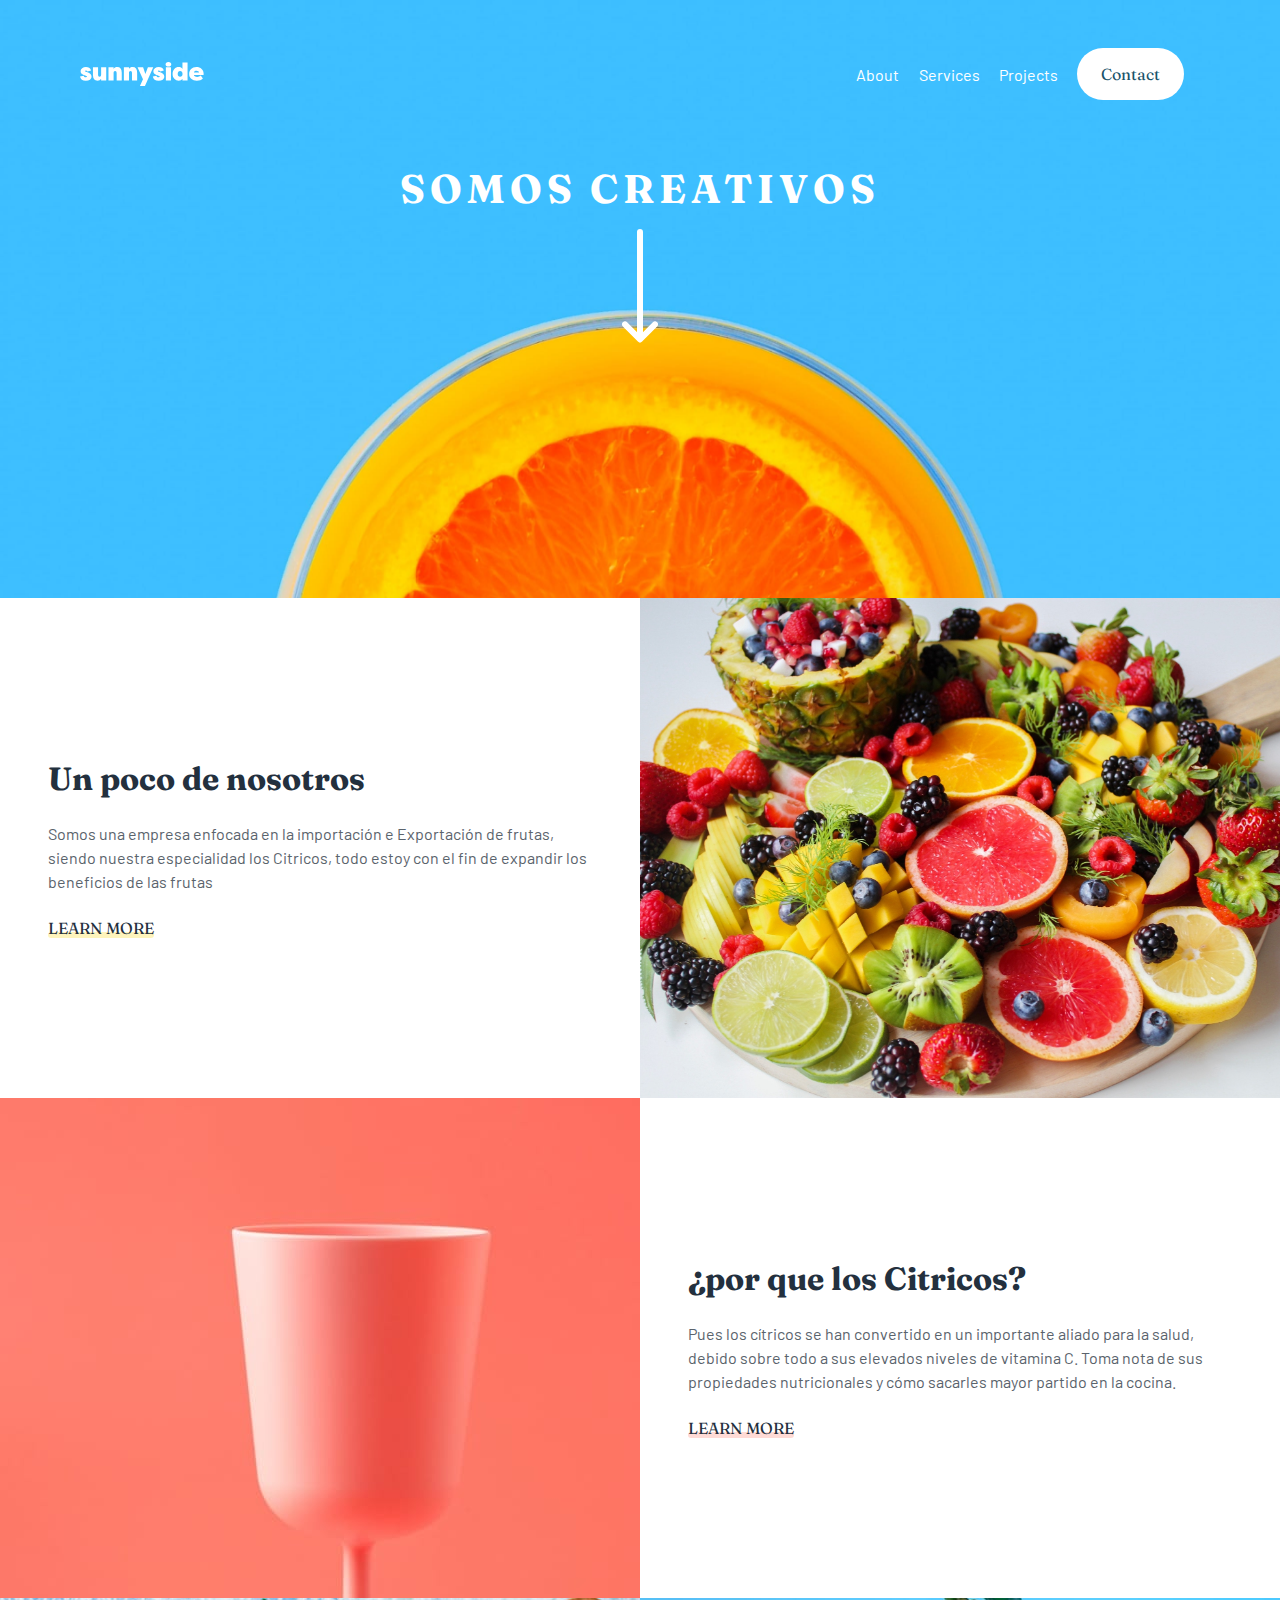
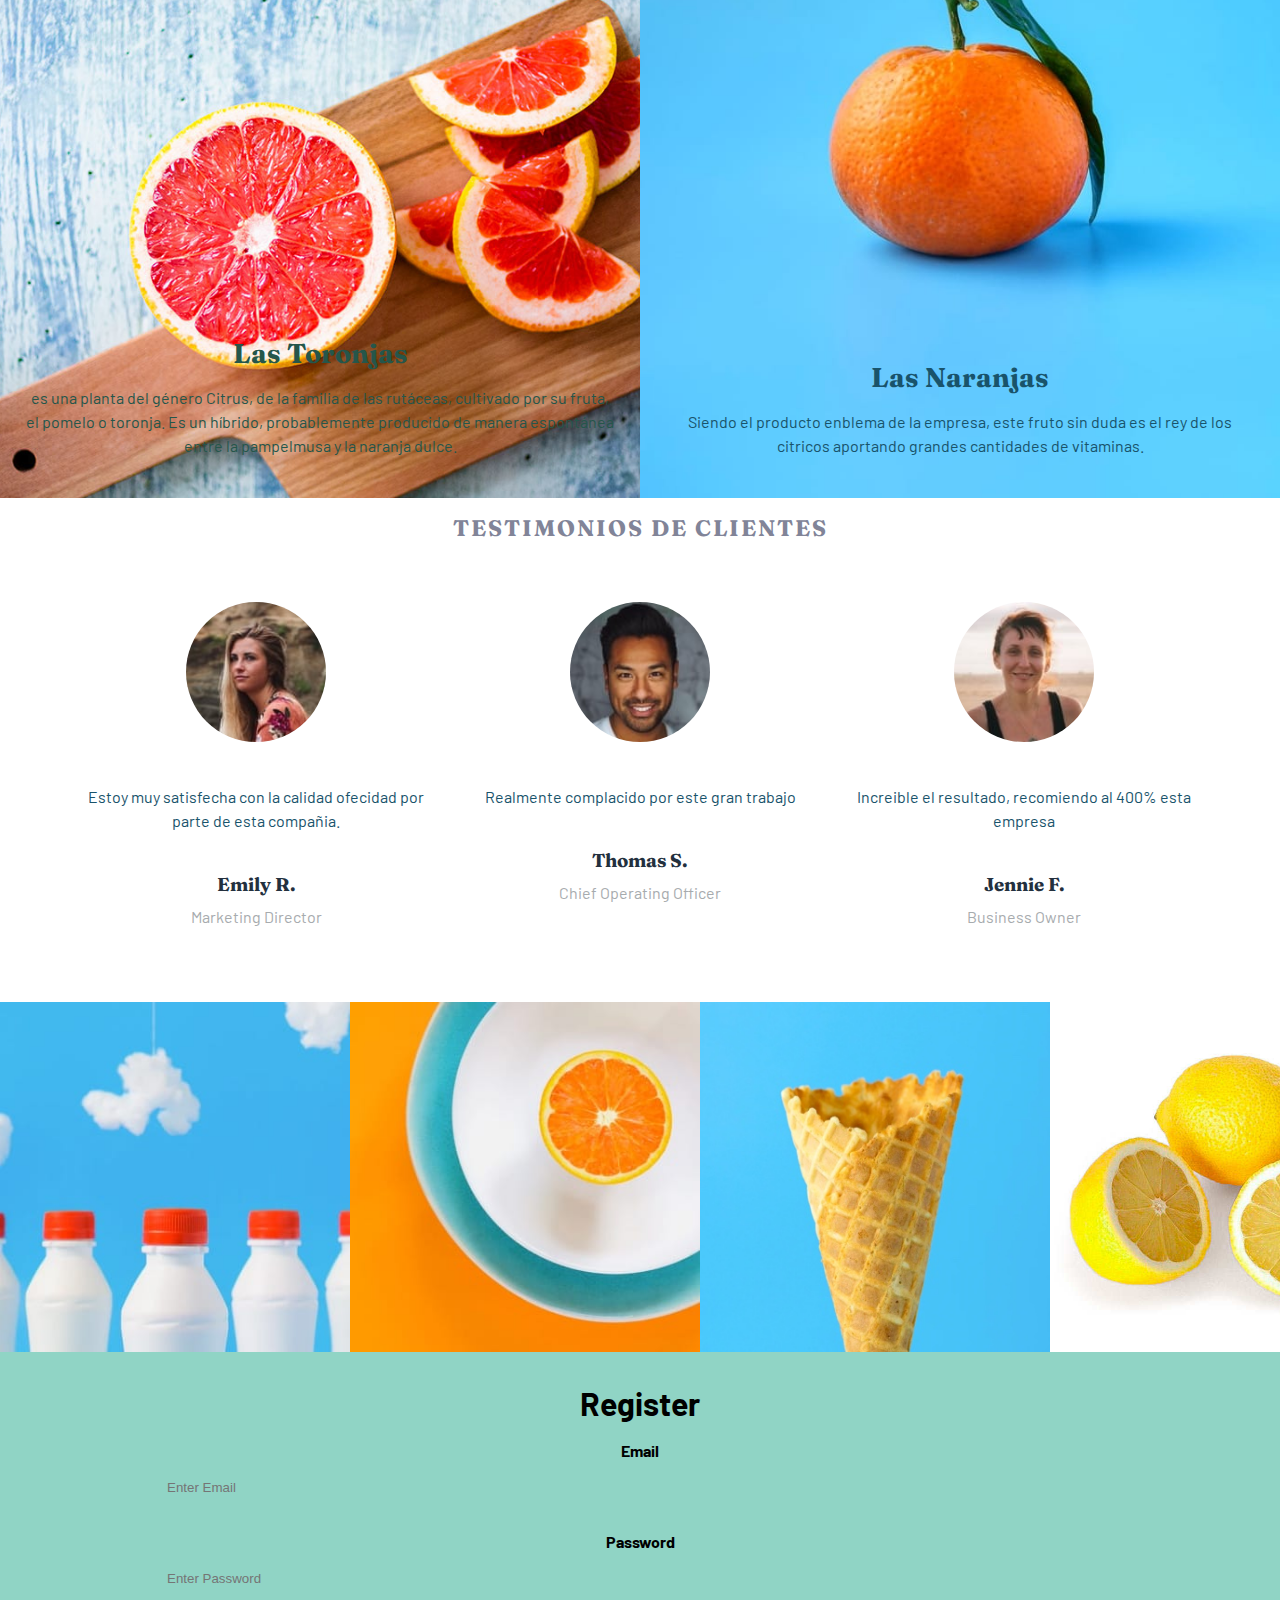
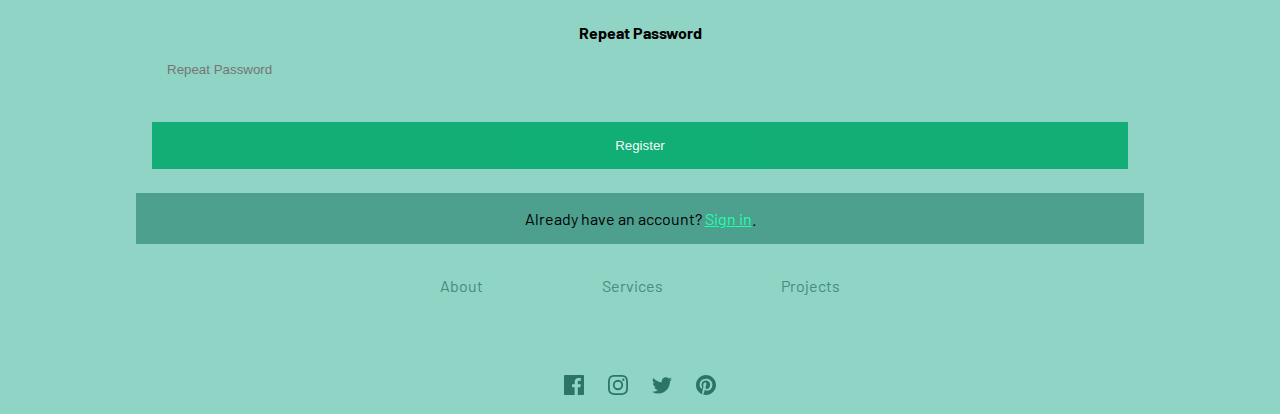
<file: index.html>
<!DOCTYPE html>
<html lang="en">
  <head>
    <meta charset="UTF-8" />
    <meta name="viewport" content="width=device-width, initial-scale=1.0" />
    <link
      rel="icon"
      type="image/png"
      sizes="32x32"
      href="./images/rodaja-de-naranja.png"
    />
    <title>Frontend Mentor | Sunnyside agency landing page</title>
    <link rel="preconnect" href="https://fonts.googleapis.com" />
    <link rel="preconnect" href="https://fonts.gstatic.com" crossorigin />
    <link
      href="https://fonts.googleapis.com/css2?family=Barlow:wght@600&family=Fraunces:wght@700;900&display=swap"
      rel="stylesheet"
    />

    <link rel="stylesheet" href="style.css" />
  </head>

  <body>
    <header class="hero">
      <nav class="nav container">
        <img src="images/logo.svg" class="nav__logo" />

        <a href="#links" class="nav__hamburguer">
          <img src="images/icon-hamburger.svg" class="nav__icon" />
        </a>

        <div class="nav__links" id="links">
          <a href="#1" class="nav__link">About</a>
          <a href="#2" class="nav__link">Services</a>
          <a href="#" class="nav__link">Projects</a>
          <a
            href="https://mail.google.com/mail/u/0/#inbox"
            class="nav__link nav__link--cta"
            >Contact
          </a>
        </div>
      </nav>

      <section class="hero__main container">
        <h1 class="hero__title">Somos Creativos</h1>

        <img src="images/icon-arrow-down.svg" class="hero__arrow" />
      </section>
    </header>

    <main>
      <section class="services">
        <div class="services_image service_image--1"></div>

        <div class="services__texts" id="1">
          <h2 class="services__title">Un poco de nosotros</h2>
          <p class="services__paragraph">
            Somos una empresa enfocada en la importación e Exportación de
            frutas, siendo nuestra especialidad los Citricos, todo estoy con el
            fin de expandir los beneficios de las frutas
          </p>
          <a href="#" class="services__cta">Learn more</a>
        </div>

        <div class="services__image service__image--2"></div>

        <div class="services__texts services__texts--2">
          <h2 class="services__title" id="2">¿por que los Citricos?</h2>
          <p class="services__paragraph">
            Pues los cítricos se han convertido en un importante aliado para la
            salud, debido sobre todo a sus elevados niveles de vitamina C. Toma
            nota de sus propiedades nutricionales y cómo sacarles mayor partido
            en la cocina.
          </p>
          <a href="#" class="services__cta">Learn more</a>
        </div>
      </section>

      <section class="jobs">
        <div class="jobs_section">
          <h2 class="jobs__name">Las Toronjas</h2>

          <p class="jobs__paragraph">
            es una planta del género Citrus, de la familia de las rutáceas,
            cultivado por su fruta, el pomelo o toronja. Es un híbrido,
            probablemente producido de manera espontánea entre la pampelmusa y
            la naranja dulce.
          </p>
        </div>
        <div class="jobs_section jobs__section--second">
          <h2 class="jobs__name">Las Naranjas</h2>

          <p class="jobs__paragraph">
            Siendo el producto enblema de la empresa, este fruto sin duda es el
            rey de los citricos aportando grandes cantidades de vitaminas.
          </p>
        </div>
      </section>

      <section class="testimonials container">
        <h2 class="testimonials__title">Testimonios de Clientes</h2>

        <div class="testimonials__container">
          <article class="testimonials__item">
            <img src="images/image-emily.jpg" class="testimonials__img" />

            <p class="testimonials__paragraph">
              Estoy muy satisfecha con la calidad ofecidad por parte de esta
              compañia.
            </p>

            <h3 class="testimonials__name">Emily R.</h3>
            <p class="testimonials__job">Marketing Director</p>
          </article>
          <article class="testimonials__item">
            <img src="images/image-thomas.jpg" class="testimonials__img" />

            <p class="testimonials__paragraph">
              Realmente complacido por este gran trabajo
            </p>

            <h3 class="testimonials__name">Thomas S.</h3>
            <p class="testimonials__job">Chief Operating Officer</p>
          </article>
          <article class="testimonials__item">
            <img src="images/image-jennie.jpg" class="testimonials__img" />

            <p class="testimonials__paragraph">
              Increible el resultado, recomiendo al 400% esta empresa
            </p>

            <h3 class="testimonials__name">Jennie F.</h3>
            <p class="testimonials__job">Business Owner</p>
          </article>
        </div>
      </section>

      <section class="gallery">
        <div class="gallery_image"></div>
        <div class="gallery_image"></div>
        <div class="gallery_image"></div>
        <div class="gallery_image"></div>
      </section>
    </main>

    <footer class="footer">
      <div class="footer__container container">
        <form action="action_page.php">
          <div class="container">
            <h1>Register</h1>

            <br />
            <label for="email"><b>Email</b></label>
            <input
              type="text"
              placeholder="Enter Email"
              name="email"
              id="email"
              required
            />

            <label for="psw"><b>Password</b></label>
            <input
              type="password"
              placeholder="Enter Password"
              name="psw"
              id="psw"
              required
            />

            <label for="psw-repeat"><b>Repeat Password</b></label>
            <input
              type="password"
              placeholder="Repeat Password"
              name="psw-repeat"
              id="psw-repeat"
              required
            />

            <button type="submit" class="registerbtn">Register</button>
          </div>

          <div class="container signin">
            <p>Already have an account? <a href="#">Sign in</a>.</p>
          </div>
        </form>
        <nav class="footer__nav">
          <a href="#" class="footer__link">About</a>
          <a href="#" class="footer__link">Services</a>
          <a href="#" class="footer__link">Projects</a>
        </nav>

        <nav class="footer__social">
          <a href="https://web.facebook.com/?_rdc=1&_rdr" class="footer__media">
            <img src="images/icon-facebook.svg" class="footer__icon" />
          </a>
          <a href="https://www.instagram.com/" class="footer__media">
            <img src="images/icon-instagram.svg" class="footer__icon" />
          </a>
          <a href="https://twitter.com/?lang=es" class="footer__media">
            <img src="images/icon-twitter.svg" class="footer__icon" />
          </a>
          <a href="https://www.pinterest.es/" class="footer__media">
            <img src="images/icon-pinterest.svg" class="footer__icon" />
          </a>
        </nav>
      </div>
    </footer>
  </body>
</html>
</file>
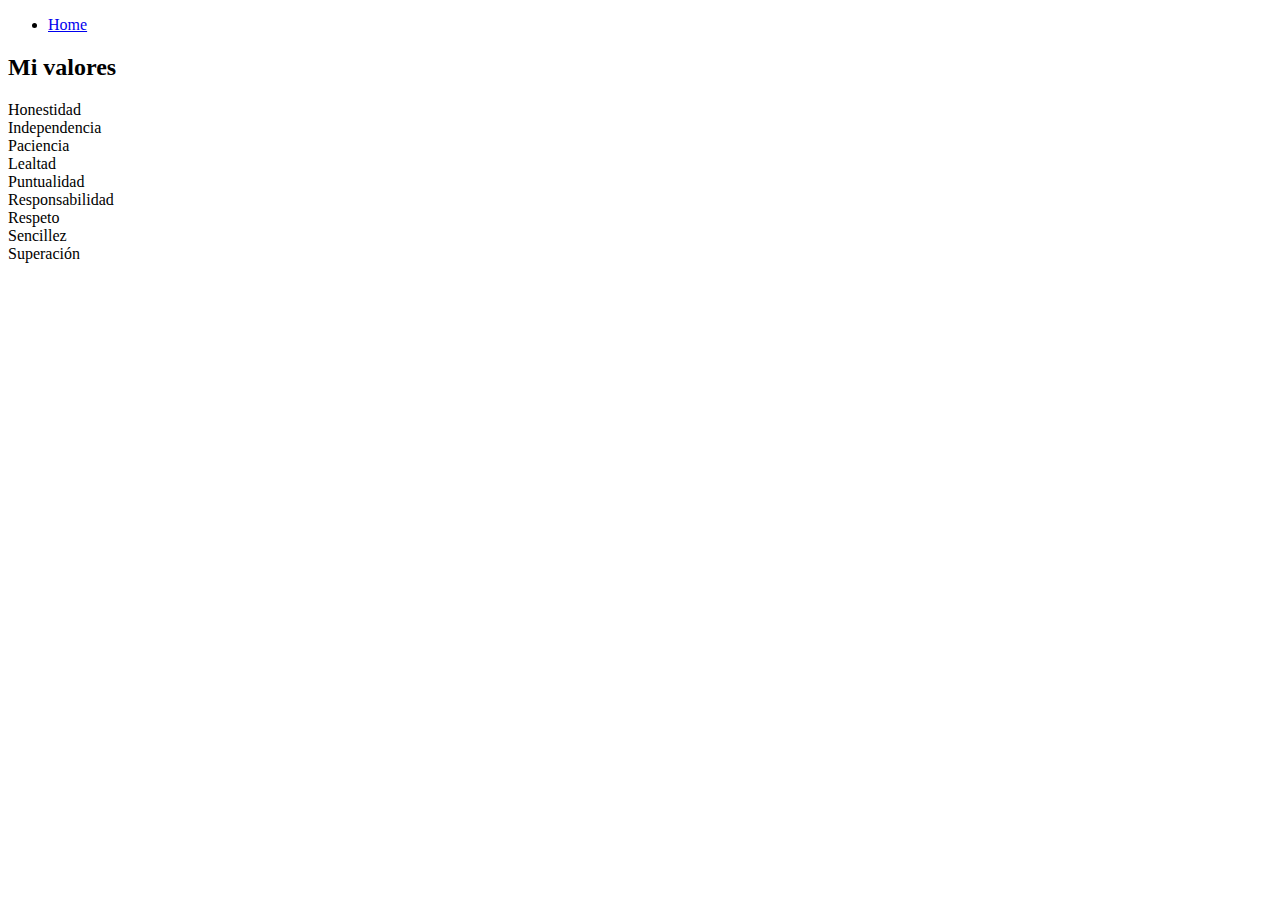
<file: values.html>
<!DOCTYPE html>
<html lang="en">
  <head>
    <meta charset="UTF-8" />
    <meta http-equiv="X-UA-Compatible" content="IE=edge" />
    <meta name="viewport" content="width=device-width, initial-scale=1.0" />
    <title>Valores</title>
  </head>
  <body>
    <header>
      <nav>
        <ul>
          <li><a href="../index.html">Home</a></li>
        </ul>
      </nav>
    </header>
    <main>
      <section>
        <h2>Mi valores</h2>
        <lu>
          <li>Honestidad</li>
          <li>Independencia</li>
          <li>Paciencia</li>
          <li>Lealtad</li>
          <li>Puntualidad</li>
          <li>Responsabilidad</li>
          <li>Respeto</li>
          <li>Sencillez</li>
          <li>Superación</li>
        </lu>
      </section>
    </main>
  </body>
</html>
</file>
<file: style.css>
* {
  margin: 0;
  box-sizing: border-box;
  scroll-behavior: smooth;
}

:root {
  --soft-red: hsl(7, 99%, 70%);
  --yellow: hsl(51, 100%, 49%);
  --dark-desaturated-cyan: #25564b;
  --dark-blue: hsl(198, 62%, 26%);
  --dark-moderate-cyan: hsl(168, 34%, 41%);
  --very-dark-desaturated-blue: hsl(212, 27%, 19%);
  --very-dark-grayish-blue: hsl(213, 9%, 39%);
  --dark-grayish-blue: hsl(232, 10%, 55%);
  --grayish-blue: hsl(210, 4%, 67%);
  --white: hsl(0, 0%, 100%);

  --font1: "Fraunces", serif;
  --font2: "Barlow", sans-serif;
}

body {
  font-family: var(--font2);
}

.container {
  padding: 80px 0;
  width: 90%;
  margin: 0 auto;
  max-width: 1200px;
}

.hero {
  background-image: url("../images/mobile/image-header.jpg");
  background-size: cover;
  background-position: center;
}

.nav {
  padding: 30px 0;
  display: grid;
  align-items: center;
  grid-template-columns: repeat(2, max-content);
  justify-content: space-between;
}

.nav__links {
  position: fixed;
  top: 80px;
  left: 0;
  right: 0;
  width: 90%;
  margin: 0 auto;
  padding: 2em 1em;
  background-color: #fff;

  display: grid;
  gap: 1em;

  opacity: 0;
  pointer-events: none;
  transition: 0.3s opacity;
}

.nav__links:target {
  pointer-events: unset;
  opacity: 1;
}

.nav__links::before {
  content: "";
  position: absolute;

  border-top: 10px solid transparent;
  border-left: 10px solid transparent;
  border-right: 10px solid #fff;
  border-bottom: 10px solid #fff;
  top: -20px;
  right: 0;
}

.nav__link {
  justify-self: center;
  text-decoration: none;
  color: var(--very-dark-grayish-blue);
}

.nav__link--cta {
  color: var(--dark-blue);
  background-color: var(--yellow);
  padding: 1em 1.5em;
  border-radius: 2em;
  font-family: var(--font1);
}

.hero__main {
  height: 450px;
  color: #fff;
  text-align: center;
}

.hero__title {
  font-size: 2.5rem;
  font-family: var(--font1);
  text-transform: uppercase;
  letter-spacing: 5px;
  margin-bottom: 1rem;
}

/* services */

.services {
  width: 100%;
  display: grid;
  grid-template-rows: repeat(2, 250px 400px);
}

.services_image {
  background-image: url("../images/mobile/pexels-jane-doan-1132047.jpg");
  background-size: cover;
  background-position: center;
}

.services__texts {
  padding: 1rem 1.5rem;
  place-self: center;
  text-align: center;
  --color: hsla(51, 100%, 49%, 0.263);
}

.services__texts--2 {
  --color: hsla(7, 99%, 70%, 0.267);
}

.services__title {
  font-size: 2rem;
  font-family: var(--font1);
  color: var(--very-dark-desaturated-blue);
}

.services__paragraph {
  line-height: 1.5;
  color: var(--very-dark-grayish-blue);
  margin: 1.5rem 0;
}

.services__cta {
  color: var(--very-dark-desaturated-blue);
  text-decoration: none;
  text-transform: uppercase;
  font-family: var(--font1);

  position: relative;
}

.services__cta::before {
  content: "";
  position: absolute;
  bottom: 0;
  width: 100%;
  height: 30%;
  border-radius: 2em;
  z-index: -1;
  background-color: var(--color);
}

.service__image--2 {
  background-image: url("../images/mobile/image-stand-out.jpg");
}

/* jobs */

.jobs {
  display: grid;
  grid-auto-rows: 550px;
}

.jobs_section {
  display: grid;
  align-content: end;
  background-position: center;
  background-size: cover;
  background-image: url("../images/mobile/toronja.jpg");
  padding: 2.5rem 1.5rem;
  text-align: center;
  color: var(--dark-desaturated-cyan);
}

.jobs__section--second {
  color: var(--dark-blue);
  background-image: url("../images/mobile/image-photography.jpg");
}

.jobs__name {
  font-family: var(--font1);
  font-size: 1.7rem;
}

.jobs__paragraph {
  line-height: 1.5;
  margin-top: 1rem;
}

.testimonials {
  text-align: center;
}

.testimonials__title {
  font-size: 1.4rem;
  letter-spacing: 2px;
  text-transform: uppercase;
  color: var(--dark-grayish-blue);
  font-family: var(--font1);
}

.testimonials__container {
  padding: 60px 0;
  display: grid;
  gap: 6rem;
}

.testimonials__img {
  width: 140px;
  height: 140px;
  object-fit: cover;
  border-radius: 50%;
}

.testimonials__paragraph {
  color: var(--dark-blue);
  line-height: 1.5;
  margin: 1.5rem 0;
}

.testimonials__name {
  color: var(--very-dark-desaturated-blue);
  font-family: var(--font1);
  margin-bottom: 0.7rem;
}

.testimonials__job {
  color: var(--grayish-blue);
}

/*  */

.gallery {
  display: grid;
  grid-template-columns: repeat(2, 1fr);
}

.gallery_image {
  width: 100%;
  aspect-ratio: 1/1;
  background-image: url("../images/mobile/image-gallery-milkbottles.jpg");
  background-size: cover;
  background-position: center;
}

.gallery_image:nth-of-type(2) {
  background-image: url("../images/mobile/image-gallery-orange.jpg");
}

.gallery_image:nth-of-type(3) {
  background-image: url("../images/mobile/image-gallery-cone.jpg");
}

.gallery_image:nth-of-type(4) {
  background-image: url("../images/mobile/33275-0w600h600_Fresh_Mexican_Limon.jpg");
}

.footer {
  background-color: #90d4c5;
  text-align: center;
}

.footer__logo {
  width: 200px;
}

.footer__nav {
  width: 90%;
  max-width: 400px;
  display: flex;
  margin: 0 auto;
  justify-content: space-between;
  align-items: center;
}

.footer__link {
  color: var(--dark-moderate-cyan);
  text-decoration: none;
  padding: 1.5rem 0 3rem;
}

.footer__social {
  display: grid;
  grid-auto-flow: column;
  grid-auto-columns: max-content;
  justify-content: center;
  align-items: center;
  gap: 1.5rem;
}

@media (min-width: 768px) {
  .hero {
    background-image: url("../images/desktop/image-header.jpg");
  }

  .nav__hamburguer {
    display: none;
  }

  .nav__links:target {
    pointer-events: unset;
    opacity: 1;
  }

  .nav__links {
    background-color: unset;
    position: unset;
    width: unset;
    margin: unset;
    opacity: 1;
    display: grid;
    grid-auto-flow: column;
    gap: 1.2rem;
    align-items: center;
    pointer-events: unset;
  }

  .nav__link {
    text-decoration: none;
    color: var(--white);
  }

  .nav__link--cta {
    color: var(--dark-blue);
    background-color: var(--white);
    /* padding: 1em 1.5em;
            border-radius: 2em;
            font-family: var(--font1); */
  }

  .services {
    grid-template-rows: repeat(2, 500px);
    grid-template-columns: repeat(2, 1fr);
    grid-template-areas:
      "text1 img1"
      "img2 text2";
  }

  .services__image {
    background-image: url("../images/desktop/image-transform.jpg");
    grid-area: img1;
  }

  .services__texts {
    text-align: start;
    grid-area: text1;
    padding: 2rem 3rem;
  }

  .services__texts--2 {
    grid-area: text2;
  }

  .service__image--2 {
    background-image: url("../images/desktop/image-stand-out.jpg");
    grid-area: img2;
  }

  .jobs {
    grid-template-columns: repeat(2, 1fr);
    grid-template-rows: 500px;
  }

  .jobs__section {
    background-image: url("../images/desktop/image-graphic-design.jpg");
  }

  .jobs__section--second {
    background-image: url("../images/desktop/image-photography.jpg");
  }

  .testimonials {
    text-align: center;
  }

  .testimonials__container {
    grid-template-columns: repeat(3, 1fr);
    gap: 2rem;
  }

  .testimonials__paragraph {
    margin: 2.5rem 0;
  }

  .gallery {
    display: grid;
    grid-template-columns: repeat(4, 1fr);
    grid-template-rows: 350px;
  }

  .gallery__image {
    aspect-ratio: unset;
    background-image: url("../images/desktop/image-gallery-milkbottles.jpg");
  }

  .gallery__image:nth-of-type(2) {
    background-image: url("../images/desktop/image-gallery-orange.jpg");
  }

  .gallery__image:nth-of-type(3) {
    background-image: url("../images/desktop/image-gallery-cone.jpg");
  }

  .gallery__image:nth-of-type(4) {
    background-image: url("../images/desktop/image-gallery-sugarcubes.jpg");
  }

  .footer__link {
    padding: 2rem 0 5rem;
  }
}
/*--------------------------------------------*/
* {
  box-sizing: border-box;
}

/* Add padding to containers */
.container {
  padding: 16px;
}

/* Full-width input fields */
input[type="text"],
input[type="password"] {
  width: 100%;
  padding: 15px;
  margin: 5px 0 22px 0;
  display: inline-block;
  border: none;
  background: #90d4c5;
}

input[type="text"]:focus,
input[type="password"]:focus {
  background-color: #ddd;
  outline: none;
}

/* Overwrite default styles of hr */
hr {
  border: 1px solid #f1f1f1;
  margin-bottom: 25px;
}

/* Set a style for the submit/register button */
.registerbtn {
  background-color: #04aa6d;
  color: white;
  padding: 16px 20px;
  margin: 8px 0;
  border: none;
  cursor: pointer;
  width: 100%;
  opacity: 0.9;
}

.registerbtn:hover {
  opacity: 1;
}

/* Add a blue text color to links */
a {
  color: rgb(30, 255, 169);
}

/* Set a grey background color and center the text of the "sign in" section */
.signin {
  background-color: #4da08e;
  text-align: center;
}
</file>
